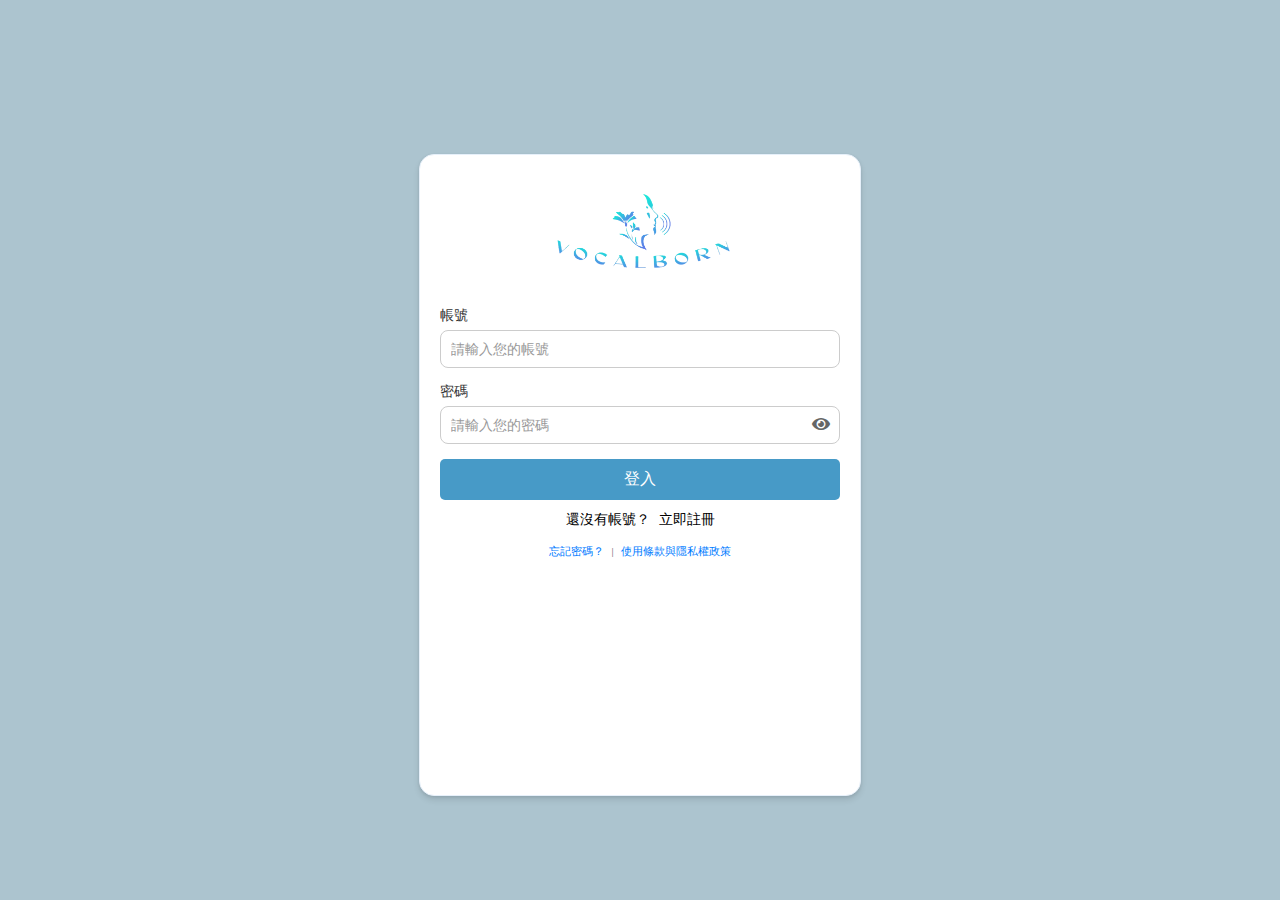
<file: index.html>
<!DOCTYPE html>
<html lang="zh_TW">
    <head>
        <meta charset="UTF-8">
        <meta name="viewport" content="width=device-width, initial-scale=1.0">
        <title>語聲俱來</title>
        <link rel="stylesheet" href="style.css">
        <link rel="stylesheet" href="https://cdnjs.cloudflare.com/ajax/libs/font-awesome/5.15.4/css/all.min.css" integrity="sha512-1ycn6IcaQQ40/MKBW2W4Rhis/DbILU74C1vSrLJxCq57o941Ym01SwNsOMqvEBFlcgUa6xLiPY/NS5R+E6ztJQ==" crossorigin="anonymous" referrerpolicy="no-referrer" />
    </head>
    <body>
        <div class="page">
            <div class="card">
                <img src="images/LOGO.png" alt="語聲俱來" class="logo">
                <div class="form-group">
                    <label for="username">帳號</label>
                    <input type="text" id="username" name="username" placeholder="請輸入您的帳號">
                </div>
                <div class="form-group">
                    <label for="password">密碼</label>
                    <div class="password-wrapper">
                        <input type="password" id="password" name="password" placeholder="請輸入您的密碼">
                        <span class="toggle-password"><i class="fas fa-eye"></i></span>
                    </div>
                </div>
                <button class="button">登入</button>
                <div class="register-container">
                    <span>還沒有帳號？</span> <a href="signup.html" class="register-link">立即註冊</a>
                </div>
                <div class="terms">
                    <a href="#">忘記密碼？</a> | <a href="#">使用條款與隱私權政策</a>
                </div>
                <div style="flex-grow: 1;"></div>
            </div>
        </div>
        <script>
            document.addEventListener("DOMContentLoaded", function() {
                const togglePassword = document.querySelector('.toggle-password i');
                const passwordInput = document.querySelector('#password');

                togglePassword.addEventListener('click', function() {
                    const type = passwordInput.getAttribute('type') === 'password' ? 'text' : 'password';
                    passwordInput.setAttribute('type', type);
                    this.classList.toggle('fa-eye');
                    this.classList.toggle('fa-eye-slash');
                });
            });
        </script>
    </body>
</html>
</file>
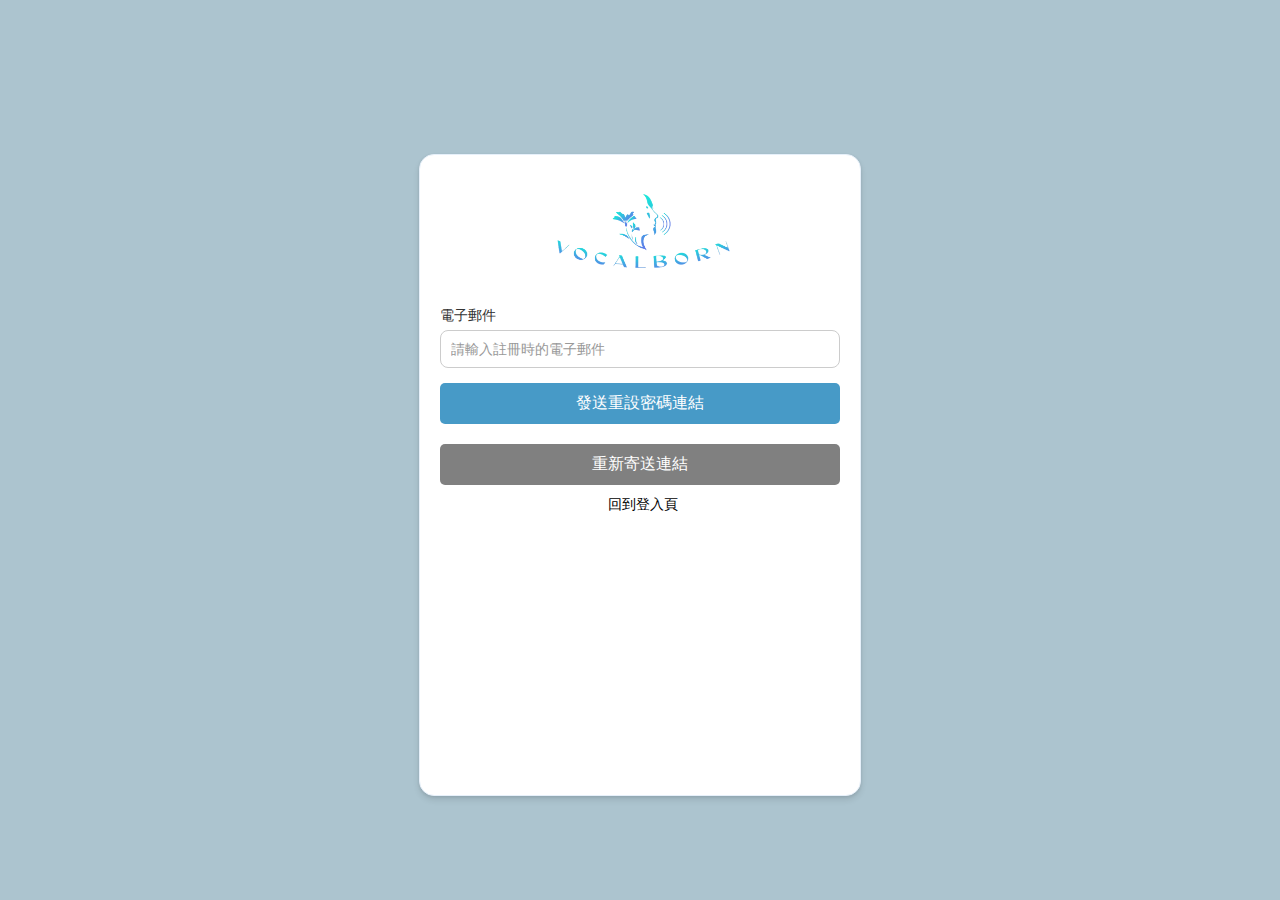
<file: forget.html>
<!DOCTYPE html>
<html lang="zh_TW">
<head>
    <meta charset="UTF-8">
    <meta name="viewport" content="width=device-width, initial-scale=1.0">
    <title>忘記密碼</title>
    <link rel="stylesheet" href="style.css">
    <link rel="stylesheet" href="https://cdnjs.cloudflare.com/ajax/libs/font-awesome/5.15.4/css/all.min.css" integrity="sha512-1ycn6IcaQQ40/MKBW2W4Rhis/DbILU74C1vSrLJxCq57o941Ym01SwNsOMqvEBFlcgUa6xLiPY/NS5R+E6ztJQ==" crossorigin="anonymous" referrerpolicy="no-referrer" />
</head>
<body>
    <div class="page">
        <div class="card">
            <img src="images/LOGO.png" alt="語聲俱來" class="logo">
            <div class="form-group">
                <label for="email">電子郵件</label>
                <input type="email" id="email" name="email" placeholder="請輸入註冊時的電子郵件">
            </div>
            <button class="button" id="send-link-btn">發送重設密碼連結</button>
            <button class="button" id="resend-link-btn" disabled style="margin-top: 10px; background-color: gray;">重新寄送連結</button>
            <div class="register-container">
                <a href="index.html" class="register-link">回到登入頁</a>
            </div>
            <div style="flex-grow: 1;"></div>
        </div>
    </div>

    <script>
        document.addEventListener("DOMContentLoaded", function() {
            const resendBtn = document.getElementById('resend-link-btn');
            const sendLinkBtn = document.getElementById('send-link-btn');
            let countdown = 60;
            let timer;

            function startCountdown() {
                resendBtn.disabled = true;
                resendBtn.style.backgroundColor = 'gray';
                resendBtn.textContent = `重新寄送連結 (${countdown})`;

                timer = setInterval(function() {
                    countdown--;
                    resendBtn.textContent = `重新寄送連結 (${countdown})`;

                    if (countdown <= 0) {
                        clearInterval(timer);
                        resendBtn.disabled = false;
                        resendBtn.textContent = '重新寄送連結';
                        resendBtn.style.backgroundColor = '#479AC7'; // 恢復原本按鈕顏色
                        countdown = 60; // 重設倒數
                    }
                }, 1000);
            }

            sendLinkBtn.addEventListener('click', function() {
                startCountdown();
            });

            resendBtn.addEventListener('click', function() {
                startCountdown();
                // 這裡可以加上真正呼叫寄信API的程式，例如 fetch('寄信API')...
            });
        });
    </script>
</body>
</html>
</file>
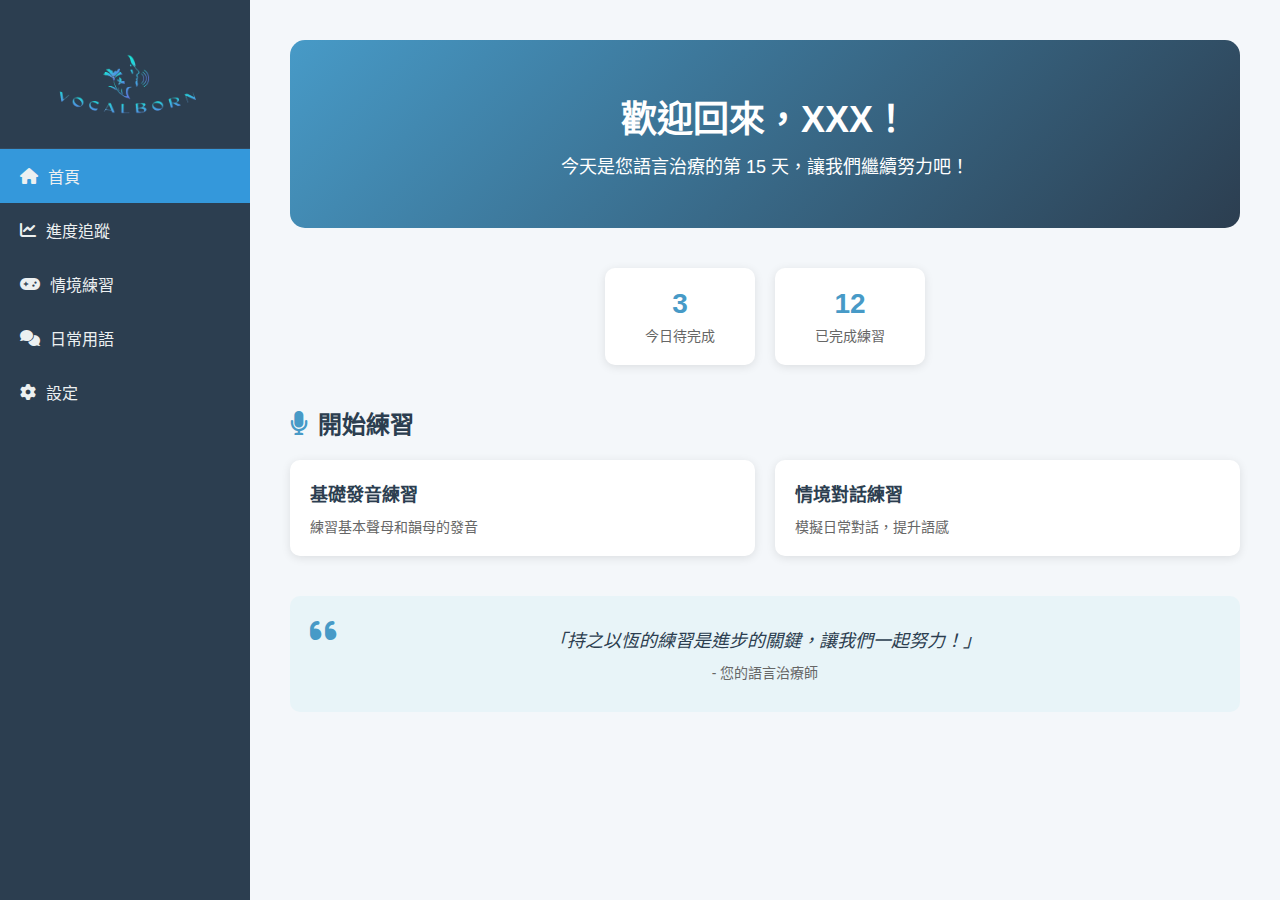
<file: main.html>
<!DOCTYPE html>
<html lang="zh-TW">
<head>
    <meta charset="UTF-8">
    <meta name="viewport" content="width=device-width, initial-scale=1.0">
    <title>語聲聚來</title>
    <link rel="stylesheet" href="https://cdnjs.cloudflare.com/ajax/libs/font-awesome/6.0.0/css/all.min.css">
    <link rel="stylesheet" href="style_main.css">
</head>
<body>
    <section id="main" class="page">
        
        <nav class="sidebar">
            <div class="logo">
                <img src="images/LOGO.png" alt="語聲聚來" style="width: 75%; height: auto; display: block; margin: 0 auto;">
            </div>
            <a href="#" class="nav-link active" data-target="home">
                <i class="fas fa-home"></i> 首頁
            </a>
            <a href="#" class="nav-link" data-target="progress">
                <i class="fas fa-chart-line"></i> 進度追蹤
            </a>
            <a href="#" class="nav-link" data-target="practice">
                <i class="fas fa-gamepad"></i> 情境練習
            </a>
            <a href="#" class="nav-link" data-target="daily-terms">
                <i class="fas fa-comments"></i> 日常用語
            </a>
            <a href="#" class="nav-link" data-target="settings">
                <i class="fas fa-cog"></i> 設定
            </a>
        </nav>

        <div id="home-content" class="main-content-page active">
            <section class="hero-section">
                <div class="hero-content">
                    <h1>歡迎回來，XXX！</h1>
                    <p>今天是您語言治療的第 15 天，讓我們繼續努力吧！</p>
                </div>
            </section>

            <div class="quick-stats">
                <div class="stat-card">
                    <div class="stat-number">3</div>
                    <div class="stat-label">今日待完成</div>
                </div>
                <div class="stat-card">
                    <div class="stat-number">12</div>
                    <div class="stat-label">已完成練習</div>
                </div>
            </div>

            <section class="practice-section">
                <div class="card-header">
                    <i class="fas fa-microphone"></i>
                    <h3>開始練習</h3>
                </div>
                <div class="practice-grid">
                    <div class="practice-card">
                        <div class="practice-title">基礎發音練習</div>
                        <div class="practice-description">練習基本聲母和韻母的發音</div>
                    </div>
                    <div class="practice-card">
                        <div class="practice-title">情境對話練習</div>
                        <div class="practice-description">模擬日常對話，提升語感</div>
                    </div>
                </div>
            </section>
            <section class="motivation-quote">
                <i class="fas fa-quote-left quote-icon"></i>
                <div class="quote-text">
                    「持之以恆的練習是進步的關鍵，讓我們一起努力！」
                </div>
                <div class="quote-author">- 您的語言治療師</div>
            </section>
        </div>
    </section>
    <script>
        document.querySelectorAll('.nav-link').forEach(link => {
            link.addEventListener('click', function(e) {
                e.preventDefault();
                document.querySelectorAll('.nav-link').forEach(l => l.classList.remove('active'));
                this.classList.add('active');
            });
        });
    </script>
</body>
</html>
</file>
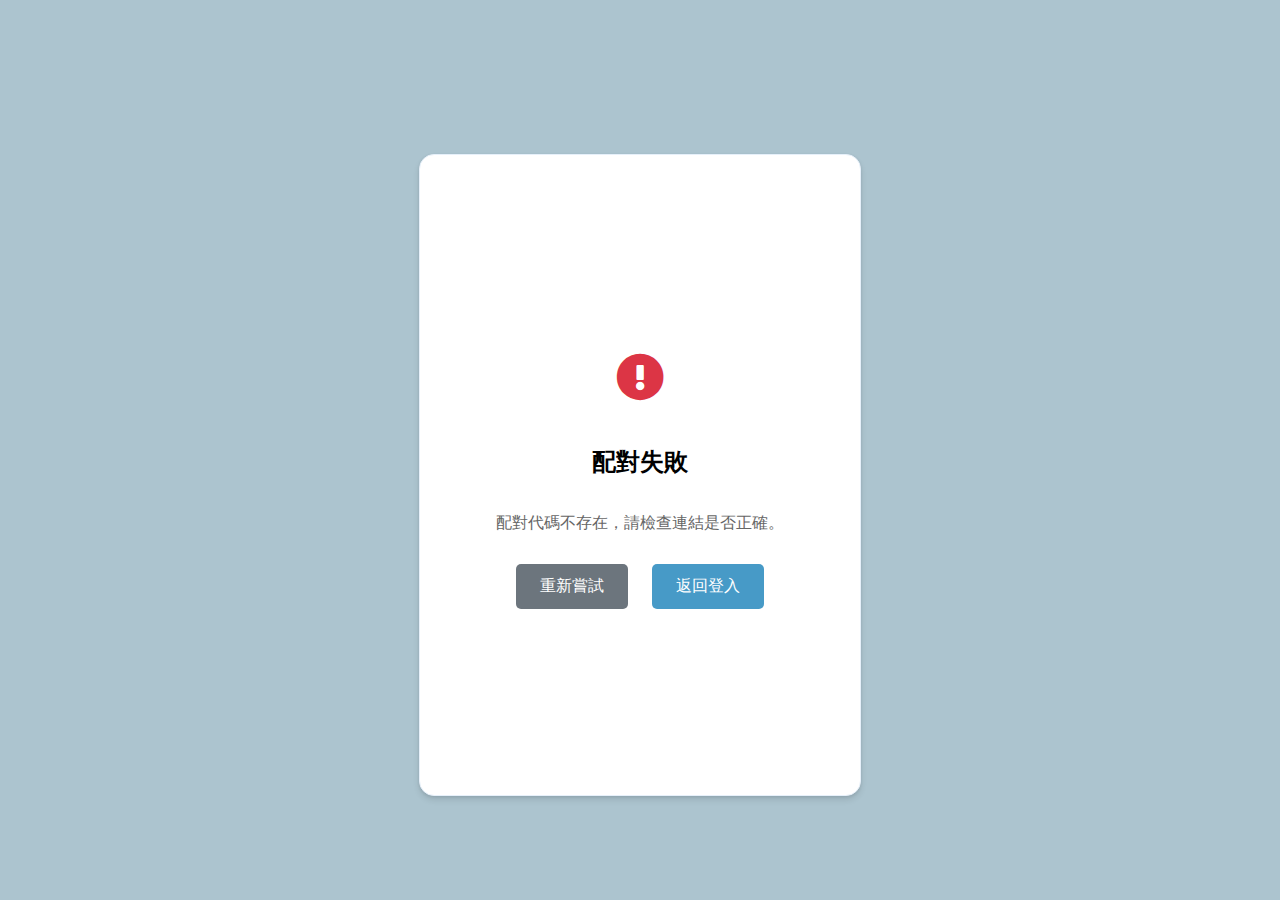
<file: pair_therapist.html>
<!DOCTYPE html>
<html lang="zh_TW">
<head>
  <meta charset="UTF-8">
  <meta name="viewport" content="width=device-width, initial-scale=1.0">
  <title>配對治療師</title>
  <link rel="stylesheet" href="style.css">
  <link rel="stylesheet" href="https://cdnjs.cloudflare.com/ajax/libs/font-awesome/5.15.4/css/all.min.css" integrity="sha512-1ycn6IcaQQ40/MKBW2W4Rhis/DbILU74C1vSrLJxCq57o941Ym01SwNsOMqvEBFlcgUa6xLiPY/NS5R+E6ztJQ==" crossorigin="anonymous" referrerpolicy="no-referrer" />
  <style>
    .card p {
      font-size: 16px;
      margin-bottom: 20px;
    }
    
    .card-inner {
      display: flex;
      flex-direction: column;
      height: 100%;
    }
    
    .logo-container {
      display: flex;
      text-align: center;
      height: 100%;
      width: 100%;
    }
    
    .main-content {
      flex: 1;
      display: flex;
      flex-direction: column;
      justify-content: center;
      align-self: start;
    }
    
    .content-wrapper {
      margin-top: 20px;
      text-align: center;
      flex: 1;
      display: flex;
      flex-direction: column;
      justify-content: center;
    }
    
    .loading-spinner {
      display: inline-block;
      width: 20px;
      height: 20px;
      border: 3px solid #f3f3f3;
      border-top: 3px solid #479AC7;
      border-radius: 50%;
      animation: spin 1s linear infinite;
      margin-right: 10px;
    }
    
    @keyframes spin {
      0% { transform: rotate(0deg); }
      100% { transform: rotate(360deg); }
    }
    
    .status-icon {
      font-size: 48px;
      margin-bottom: 20px;
    }
    
    .status-icon.success {
      color: #28a745;
    }
    
    .status-icon.error {
      color: #dc3545;
    }
    
    .therapist-info {
      background-color: #f8f9fa;
      padding: 20px;
      border-radius: 8px;
      margin: 20px 0;
      text-align: left;
    }
    
    .therapist-info h3 {
      color: #479AC7;
      margin-bottom: 10px;
    }
    
    .therapist-info p {
      margin: 5px 0;
      font-size: 14px;
    }
    
    .action-button {
      background-color: #479AC7;
      color: white;
      border: none;
      padding: 12px 24px;
      border-radius: 5px;
      cursor: pointer;
      font-size: 16px;
      margin: 10px;
      text-decoration: none;
      display: inline-block;
    }
    
    .action-button:hover {
      background-color: #3a7ba0;
    }
    
    .action-button.secondary {
      background-color: #6c757d;
    }
    
    .action-button.secondary:hover {
      background-color: #545b62;
    }
    
    .error-message {
      color: #dc3545;
      font-size: 14px;
      margin-top: 10px;
    }
    
    .hidden {
      display: none;
    }
  </style>
</head>
<body>
  <div class="page">
    <div class="card">
      <!-- Card 內容容器 -->
      <div class="card-inner">

        <!-- 主要內容區域 -->
        <div class="main-content">
        <!-- 載入狀態 -->
        <div id="loadingState" class="content-wrapper">
          <div class="loading-spinner"></div>
          <h2>正在進行配對...</h2>
          <p>請稍候，我們正在為您配對治療師。</p>
        </div>

        <!-- 成功狀態 -->
        <div id="successState" class="content-wrapper hidden">
          <div class="status-icon success">
            <i class="fas fa-check-circle"></i>
          </div>
          <h2>配對成功！</h2>
          <p>您已成功與治療師建立配對關係。</p>
          
          <div id="therapistInfo" class="therapist-info">
            <!-- 治療師資訊將動態插入此處 -->
          </div>
          
          <div class="form-actions">
            <a href="#" class="action-button" onclick="goToHome()">開始使用</a>
          </div>
        </div>

        <!-- 失敗狀態 -->
        <div id="errorState" class="content-wrapper hidden">
          <div class="status-icon error">
            <i class="fas fa-exclamation-circle"></i>
          </div>
          <h2>配對失敗</h2>
          <p id="errorMessage">很抱歉，配對過程中發生錯誤。</p>
          
          <div class="form-actions">
            <button class="action-button secondary" onclick="retryPairing()">重新嘗試</button>
            <a href="#" class="action-button" onclick="goToLogin()">返回登入</a>
          </div>
        </div>
      </div>
      </div>
    </div>
  </div>

  <script>
    document.addEventListener('DOMContentLoaded', async function() {
      const urlParams = new URLSearchParams(window.location.search);
      const tokenCode = urlParams.get('token_code');
      
      console.log("Token Code:", tokenCode);

      if (!tokenCode) {
        showError("配對代碼不存在，請檢查連結是否正確。");
        return;
      }

      try {
        // 從 localStorage 獲取 JWT token
        const jwtToken = localStorage.getItem('token');
        if (!jwtToken) {
          showError("請先登入才能進行配對。");
          return;
        }

        // 呼叫配對 API
        const response = await fetch(`https://vocalborn.r0930514.work/api/pairing/join/${tokenCode}`, {
          method: "POST",
          headers: {
            'Authorization': `Bearer ${jwtToken}`
          }
        });

        const result = await response.json();
        console.log("API 回傳內容：", result);

        if (response.ok) {
          showSuccess(result);
        } else {
          handleErrorResponse(response.status, result);
        }
      } catch (error) {
        console.log("配對時發生錯誤：", error);
        showError("網路連線錯誤，請檢查您的網路連線並重試。");
      }
    });

    function showSuccess(data) {
      document.getElementById('loadingState').classList.add('hidden');
      document.getElementById('errorState').classList.add('hidden');
      document.getElementById('successState').classList.remove('hidden');

      // 顯示治療師資訊
      const therapistInfo = document.getElementById('therapistInfo');
      const pairedDate = new Date(data.paired_at).toLocaleString('zh-TW');
      
      therapistInfo.innerHTML = `
        <h3>您的治療師</h3>
        <p><strong>姓名：</strong>${data.therapist_name}</p>
        <p><strong>配對時間：</strong>${pairedDate}</p>
        <p><strong>治療師 ID：</strong>${data.therapist_id}</p>
      `;
    }

    function showError(message) {
      document.getElementById('loadingState').classList.add('hidden');
      document.getElementById('successState').classList.add('hidden');
      document.getElementById('errorState').classList.remove('hidden');
      document.getElementById('errorMessage').textContent = message;
    }

    function handleErrorResponse(status, data) {
      let errorMessage = "配對失敗，請稍後再試。";
      
      switch (status) {
        case 400:
          if (data && data.detail) {
            errorMessage = data.detail;
          } else {
            errorMessage = "配對代碼無效、已過期或已使用完畢。請聯絡您的治療師獲取新的配對代碼。";
          }
          break;
        case 401:
          errorMessage = "請先登入才能進行配對。";
          break;
        case 403:
          errorMessage = "您沒有權限使用此配對代碼。請確認您是以客戶身份登入。";
          break;
        default:
          if (data && data.message) {
            errorMessage = data.message;
          }
      }
      
      showError(errorMessage);
    }

    function retryPairing() {
      location.reload();
    }

    function goToHome() {
      // 可以重導向到主頁或儀表板
      window.location.href = "main.html";
    }

    function goToLogin() {
      // 重導向到登入頁面
      window.location.href = "index.html";
    }

    function contactSupport() {
      // 可以重導向到客服頁面或開啟客服對話
      alert("請聯絡客服：support@vocalborn.com 或撥打客服專線。");
    }
  </script>
</body>
</html>
</file>
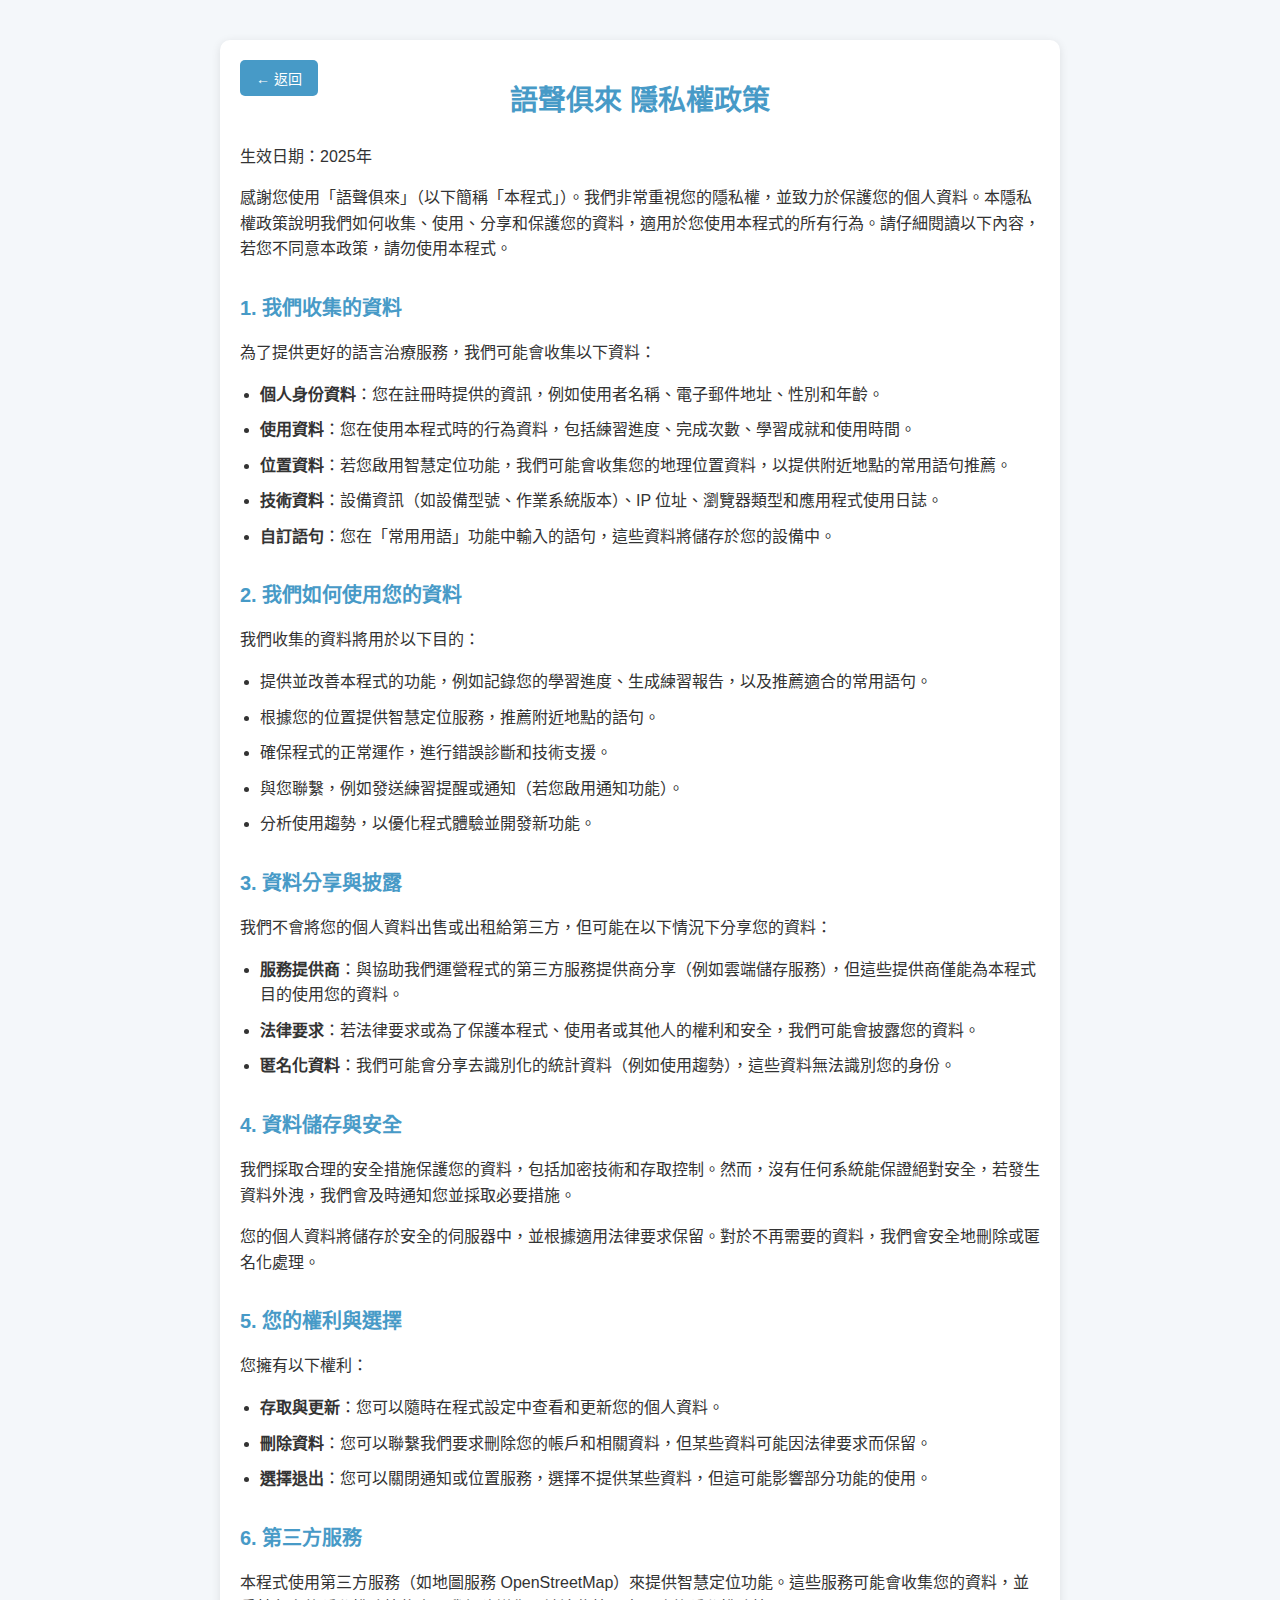
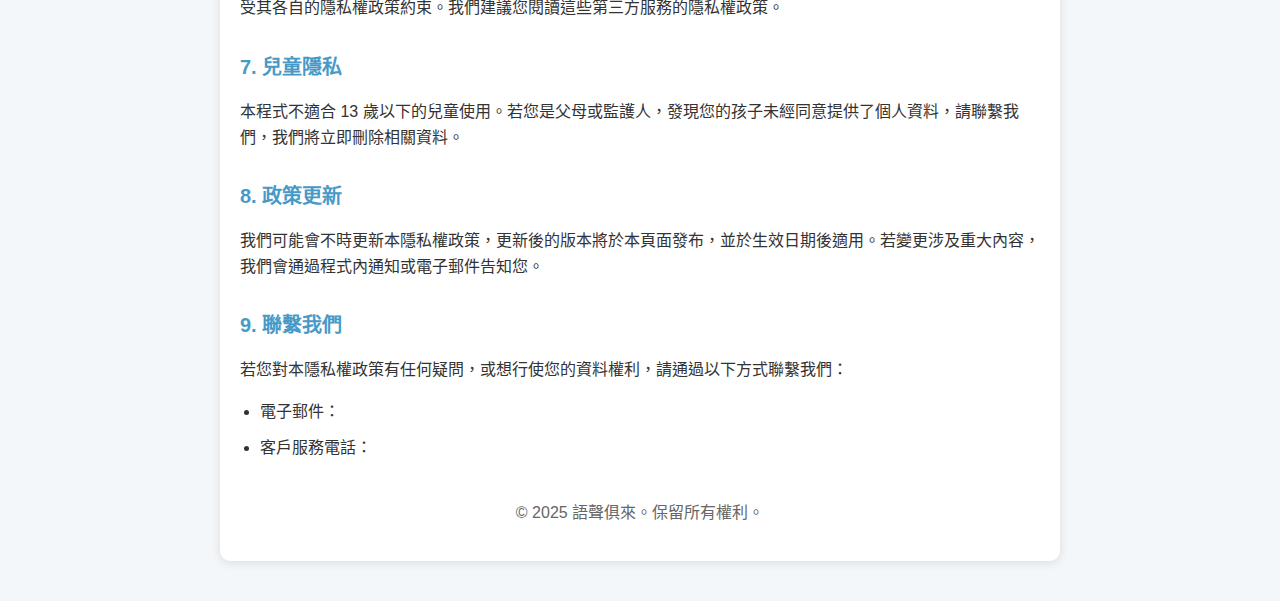
<file: private.html>
<!DOCTYPE html>
<html lang="zh-TW">
<head>
    <meta charset="UTF-8">
    <meta name="viewport" content="width=device-width, initial-scale=1.0">
    <title>語聲俱來 - 隱私權政策</title>
    <style>
        body {
            font-family: 'Noto Sans TC', Arial, sans-serif;
            line-height: 1.6;
            margin: 0;
            padding: 0;
            background-color: #f4f7fa;
            color: #333;
        }
        .container {
            max-width: 800px;
            margin: 40px auto;
            padding: 20px;
            background: #fff;
            border-radius: 10px;
            box-shadow: 0 2px 10px rgba(0, 0, 0, 0.1);
            position: relative;
        }
        h1, h2 {
            color: #479ac7;
        }
        h1 {
            font-size: 28px;
            text-align: center;
            margin-bottom: 20px;
        }
        h2 {
            font-size: 20px;
            margin-top: 30px;
            margin-bottom: 10px;
        }
        p {
            margin-bottom: 15px;
            font-size: 16px;
        }
        ul {
            margin-bottom: 15px;
            padding-left: 20px;
        }
        li {
            margin-bottom: 10px;
            font-size: 16px;
        }
        a {
            color: #479ac7;
            text-decoration: none;
        }
        a:hover {
            text-decoration: underline;
        }
        .footer {
            text-align: center;
            margin-top: 40px;
            font-size: 14px;
            color: #666;
        }
        .back-button {
            position: absolute;
            top: 20px;
            left: 20px;
            background-color: #479ac7;
            color: #fff;
            border: none;
            padding: 8px 16px;
            border-radius: 5px;
            cursor: pointer;
            font-size: 14px;
            transition: background-color 0.3s ease;
        }
        .back-button:hover {
            background-color: #3a7ca5;
        }
    </style>
</head>
<body>
    <div class="container">
        <button class="back-button" onclick="history.back()">← 返回</button>
        <h1>語聲俱來 隱私權政策</h1>
        <p>生效日期：2025年</p>
        <p>感謝您使用「語聲俱來」（以下簡稱「本程式」）。我們非常重視您的隱私權，並致力於保護您的個人資料。本隱私權政策說明我們如何收集、使用、分享和保護您的資料，適用於您使用本程式的所有行為。請仔細閱讀以下內容，若您不同意本政策，請勿使用本程式。</p>

        <h2>1. 我們收集的資料</h2>
        <p>為了提供更好的語言治療服務，我們可能會收集以下資料：</p>
        <ul>
            <li><strong>個人身份資料</strong>：您在註冊時提供的資訊，例如使用者名稱、電子郵件地址、性別和年齡。</li>
            <li><strong>使用資料</strong>：您在使用本程式時的行為資料，包括練習進度、完成次數、學習成就和使用時間。</li>
            <li><strong>位置資料</strong>：若您啟用智慧定位功能，我們可能會收集您的地理位置資料，以提供附近地點的常用語句推薦。</li>
            <li><strong>技術資料</strong>：設備資訊（如設備型號、作業系統版本）、IP 位址、瀏覽器類型和應用程式使用日誌。</li>
            <li><strong>自訂語句</strong>：您在「常用用語」功能中輸入的語句，這些資料將儲存於您的設備中。</li>
        </ul>

        <h2>2. 我們如何使用您的資料</h2>
        <p>我們收集的資料將用於以下目的：</p>
        <ul>
            <li>提供並改善本程式的功能，例如記錄您的學習進度、生成練習報告，以及推薦適合的常用語句。</li>
            <li>根據您的位置提供智慧定位服務，推薦附近地點的語句。</li>
            <li>確保程式的正常運作，進行錯誤診斷和技術支援。</li>
            <li>與您聯繫，例如發送練習提醒或通知（若您啟用通知功能）。</li>
            <li>分析使用趨勢，以優化程式體驗並開發新功能。</li>
        </ul>

        <h2>3. 資料分享與披露</h2>
        <p>我們不會將您的個人資料出售或出租給第三方，但可能在以下情況下分享您的資料：</p>
        <ul>
            <li><strong>服務提供商</strong>：與協助我們運營程式的第三方服務提供商分享（例如雲端儲存服務），但這些提供商僅能為本程式目的使用您的資料。</li>
            <li><strong>法律要求</strong>：若法律要求或為了保護本程式、使用者或其他人的權利和安全，我們可能會披露您的資料。</li>
            <li><strong>匿名化資料</strong>：我們可能會分享去識別化的統計資料（例如使用趨勢），這些資料無法識別您的身份。</li>
        </ul>

        <h2>4. 資料儲存與安全</h2>
        <p>我們採取合理的安全措施保護您的資料，包括加密技術和存取控制。然而，沒有任何系統能保證絕對安全，若發生資料外洩，我們會及時通知您並採取必要措施。</p>
        <p>您的個人資料將儲存於安全的伺服器中，並根據適用法律要求保留。對於不再需要的資料，我們會安全地刪除或匿名化處理。</p>

        <h2>5. 您的權利與選擇</h2>
        <p>您擁有以下權利：</p>
        <ul>
            <li><strong>存取與更新</strong>：您可以隨時在程式設定中查看和更新您的個人資料。</li>
            <li><strong>刪除資料</strong>：您可以聯繫我們要求刪除您的帳戶和相關資料，但某些資料可能因法律要求而保留。</li>
            <li><strong>選擇退出</strong>：您可以關閉通知或位置服務，選擇不提供某些資料，但這可能影響部分功能的使用。</li>
        </ul>

        <h2>6. 第三方服務</h2>
        <p>本程式使用第三方服務（如地圖服務 OpenStreetMap）來提供智慧定位功能。這些服務可能會收集您的資料，並受其各自的隱私權政策約束。我們建議您閱讀這些第三方服務的隱私權政策。</p>

        <h2>7. 兒童隱私</h2>
        <p>本程式不適合 13 歲以下的兒童使用。若您是父母或監護人，發現您的孩子未經同意提供了個人資料，請聯繫我們，我們將立即刪除相關資料。</p>

        <h2>8. 政策更新</h2>
        <p>我們可能會不時更新本隱私權政策，更新後的版本將於本頁面發布，並於生效日期後適用。若變更涉及重大內容，我們會通過程式內通知或電子郵件告知您。</p>

        <h2>9. 聯繫我們</h2>
        <p>若您對本隱私權政策有任何疑問，或想行使您的資料權利，請通過以下方式聯繫我們：</p>
        <ul>
            <li>電子郵件：</a></li>
            <li>客戶服務電話：</li>
        </ul>

        <div class="footer">
            <p>© 2025 語聲俱來。保留所有權利。</p>
        </div>
    </div>
</body>
</html>
</file>
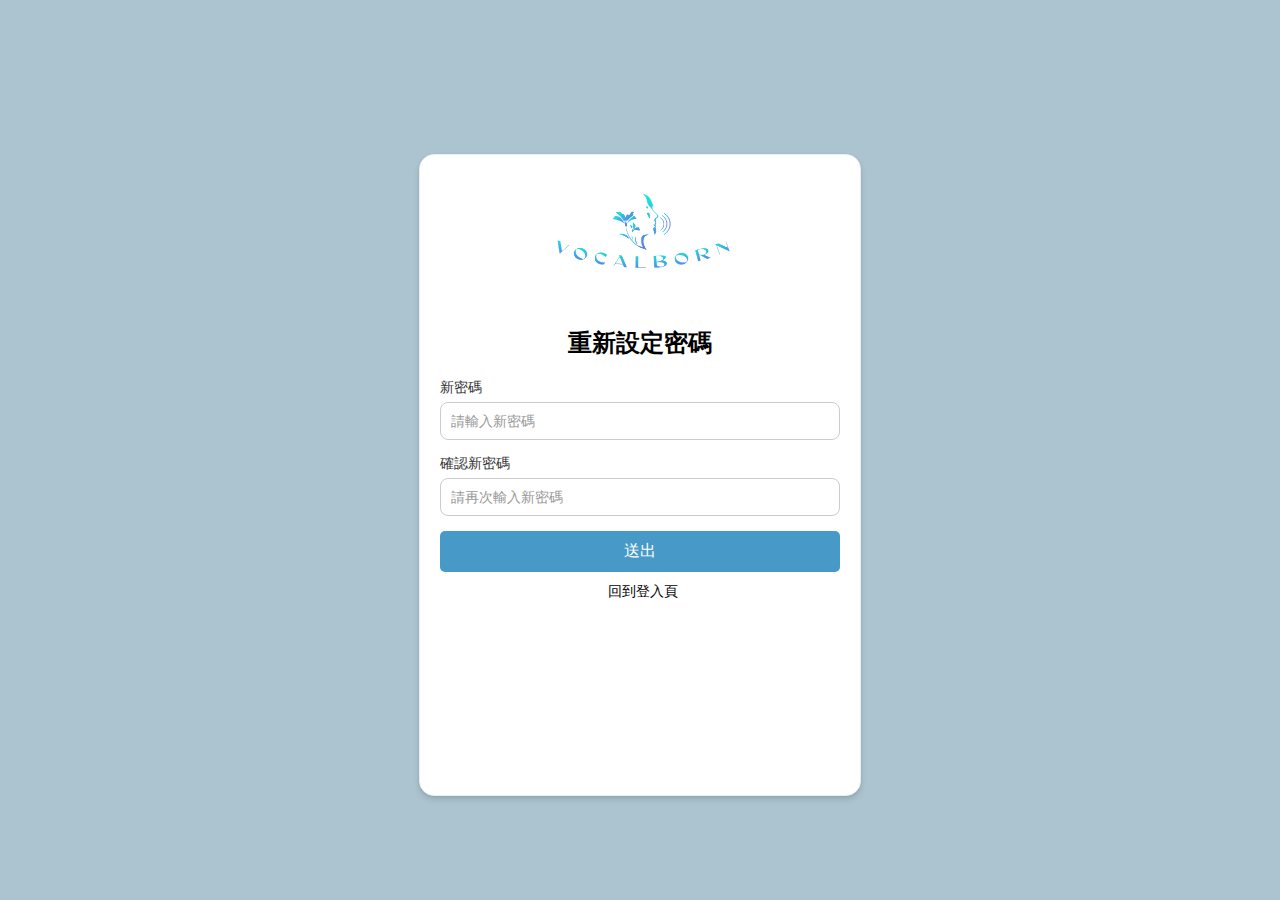
<file: reset_password.html>
<!DOCTYPE html>
<html lang="zh_TW">
<head>
    <meta charset="UTF-8">
    <meta name="viewport" content="width=device-width, initial-scale=1.0">
    <title>重新設定密碼</title>
    <link rel="stylesheet" href="style.css">
    <link rel="stylesheet" href="https://cdnjs.cloudflare.com/ajax/libs/font-awesome/5.15.4/css/all.min.css" integrity="sha512-1ycn6IcaQQ40/MKBW2W4Rhis/DbILU74C1vSrLJxCq57o941Ym01SwNsOMqvEBFlcgUa6xLiPY/NS5R+E6ztJQ==" crossorigin="anonymous" referrerpolicy="no-referrer" />
</head>
<body>
    <div class="page">
        <div class="card">
            <img src="images/LOGO.png" alt="語聲俱來" class="logo">
            <h2>重新設定密碼</h2>
            <div class="form-group">
                <label for="new-password">新密碼</label>
                <input type="password" id="new-password" name="new-password" placeholder="請輸入新密碼">
            </div>
            <div class="form-group">
                <label for="confirm-password">確認新密碼</label>
                <input type="password" id="confirm-password" name="confirm-password" placeholder="請再次輸入新密碼">
            </div>
            <button class="button" id="reset-password-btn">送出</button>
            <div class="register-container">
                <a href="index.html" class="register-link">回到登入頁</a>
            </div>
            <div style="flex-grow: 1;"></div>
        </div>
    </div>

    <script>
        document.addEventListener("DOMContentLoaded", function() {
            const resetBtn = document.getElementById('reset-password-btn');
            const newPassword = document.getElementById('new-password');
            const confirmPassword = document.getElementById('confirm-password');

            resetBtn.addEventListener('click', function() {
                if (newPassword.value === "" || confirmPassword.value === "") {
                    alert("請填寫所有欄位！");
                    return;
                }

                if (newPassword.value !== confirmPassword.value) {
                    alert("兩次輸入的密碼不一致！");
                    return;
                }

                // 這裡可以加上實際發送更新密碼的API呼叫，例如 fetch('更新密碼API')...
                alert("密碼已成功重設！");
                window.location.href = "index.html"; // 成功後跳回登入頁
            });
        });
    </script>
</body>
</html>
</file>
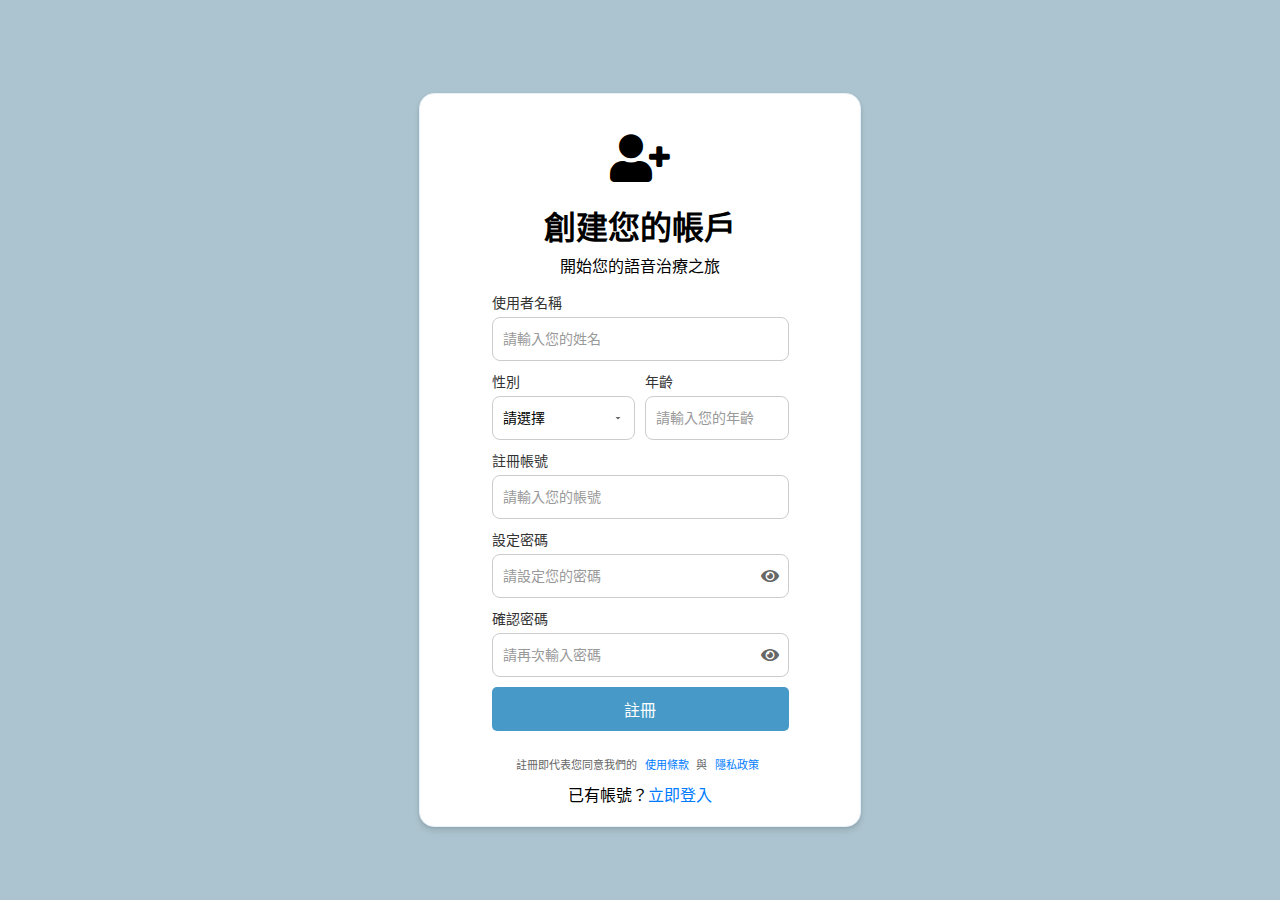
<file: signup.html>
<!DOCTYPE html>
<html lang="zh-TW">
<head>
    <meta charset="UTF-8">
    <meta name="viewport" content="width=device-width, initial-scale=1.0">
    <title>語聲俱來</title>
    <link rel="stylesheet" href="https://cdnjs.cloudflare.com/ajax/libs/font-awesome/5.15.4/css/all.min.css" integrity="sha512-1ycn6IcaQQ40/MKBW2W4Rhis/DbILU74C1vSrLJxCq57o941Ym01SwNsOMqvEBFlcgUa6xLiPY/NS5R+E6ztJQ==" crossorigin="anonymous" referrerpolicy="no-referrer" />
    <link rel="stylesheet" href="style_signup.css">
</head>
<body>
    <div class="page">
        <div class="card">
            <div class="auth-logo">
                <i class="fas fa-user-plus"></i>
                <h1>創建您的帳戶</h1>
                <p>開始您的語音治療之旅</p>
            </div>
            <form class="auth-form" id="registerForm">
                <div class="form-group">
                    <label for="registerName">使用者名稱</label>
                    <input type="text" id="registerName" required placeholder="請輸入您的姓名">
                    <div class="error-message" id="registerNameError"></div>
                </div>
                <div class="form-group row">
                    <div class="gender-group">
                        <label>性別</label>
                        <select name="gender">
                            <option value="">請選擇</option>
                            <option value="male">男</option>
                            <option value="female">女</option>
                            <option value="other">其他</option>
                        </select>
                    </div>
                    <div class="age-group">
                        <label>年齡</label>
                        <input type="text" placeholder="請輸入您的年齡">
                    </div>
                </div>
                <div class="form-group">
                    <label>註冊帳號</label>
                    <input type="text" placeholder="請輸入您的帳號">
                </div>
                <div class="form-group">
                    <label>設定密碼</label>
                    <div class="password-wrapper">
                        <input type="password" placeholder="請設定您的密碼">
                        <i class="fas fa-eye password-toggle"></i>
                    </div>
                </div>
                <div class="form-group">
                    <label>確認密碼</label>
                    <div class="password-wrapper">
                        <input type="password" placeholder="請再次輸入密碼">
                        <i class="fas fa-eye password-toggle"></i>
                    </div>
                </div>
                <button type="submit" class="auth-button">註冊</button>
                <div class="terms">
                    註冊即代表您同意我們的 <a href="#">使用條款</a> 與 <a href="#">隱私政策</a>
                </div>
            </form>
            <div class="auth-switch">
                已有帳號？<a href="index.html" id="showLogin">立即登入</a>
            </div>
        </div>
    </div>
    <script>
        document.addEventListener("DOMContentLoaded", function() {
            const toggleIcons = document.querySelectorAll('.password-toggle');

            toggleIcons.forEach(toggle => {
                toggle.addEventListener('click', function() {
                    const passwordInput = this.previousElementSibling;
                    const type = passwordInput.getAttribute('type') === 'password' ? 'text' : 'password';
                    passwordInput.setAttribute('type', type);
                    this.classList.toggle('fa-eye');
                    this.classList.toggle('fa-eye-slash');
                });
            });
        });
    </script>
</body>
</html>
</file>
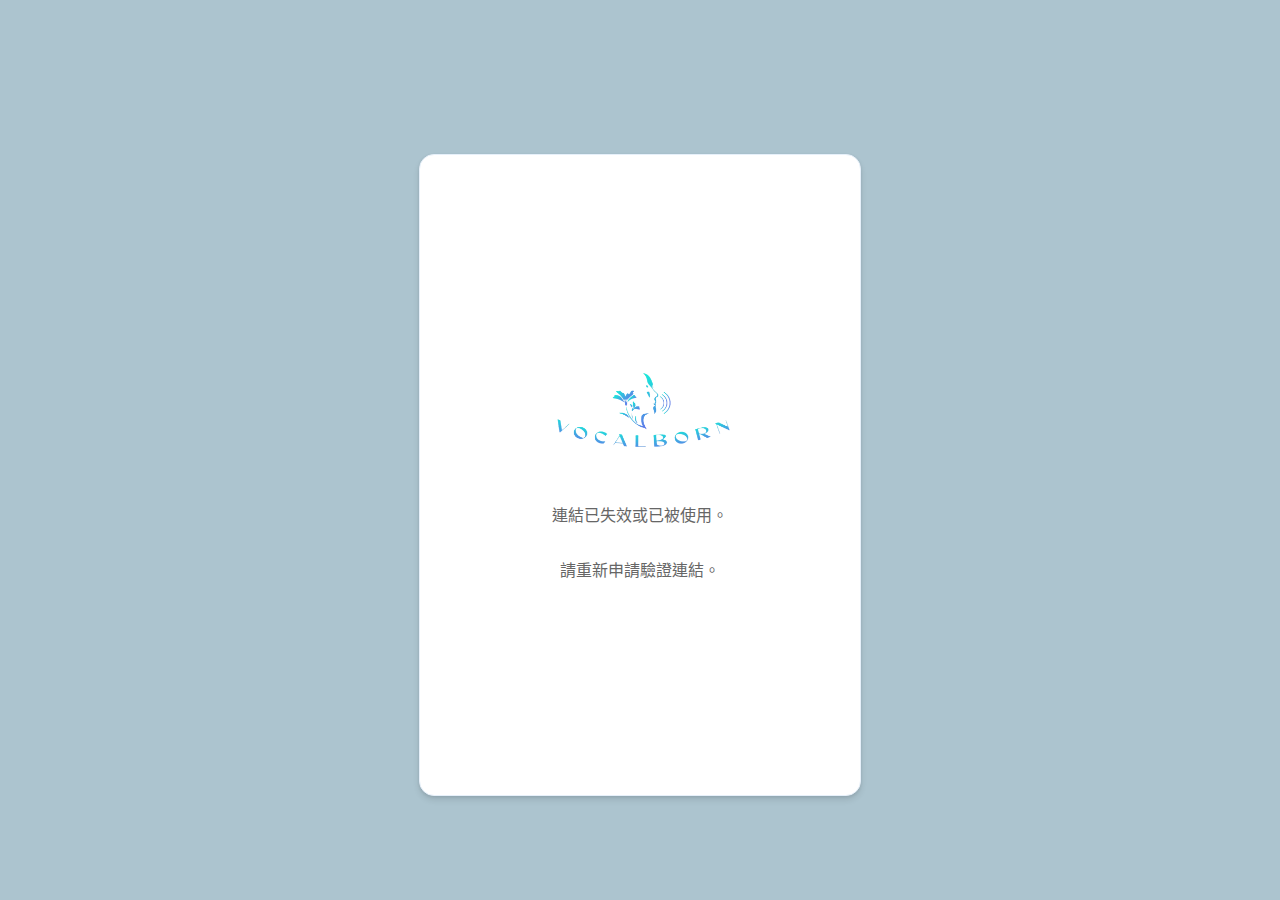
<file: verify-fail.html>
<!DOCTYPE html>
<html lang="zh-TW">
<head>
    <meta charset="UTF-8">
    <meta name="viewport" content="width=device-width, initial-scale=1.0">
    <title>驗證失敗</title>
    <link rel="stylesheet" href="style.css">
    <style>
        .card p {
        font-size: 16px;
        }
        .button1{
          margin-top: 20px;
          background-color: #479AC7;
          color: white;
          border: none;
          padding: 10px 20px;
          border-radius: 5px;
          cursor: pointer;
          font-size: 14px;
        }
    </style>
</head>
<body>
    <div class="page">
        <div class="card">
            <img src="images/LOGO.png" alt="語聲俱來" class="logo">
            <p>連結已失效或已被使用。</p>
            <p>請重新申請驗證連結。</p>
        </div>
    </div>
</body>
</html>
</file>
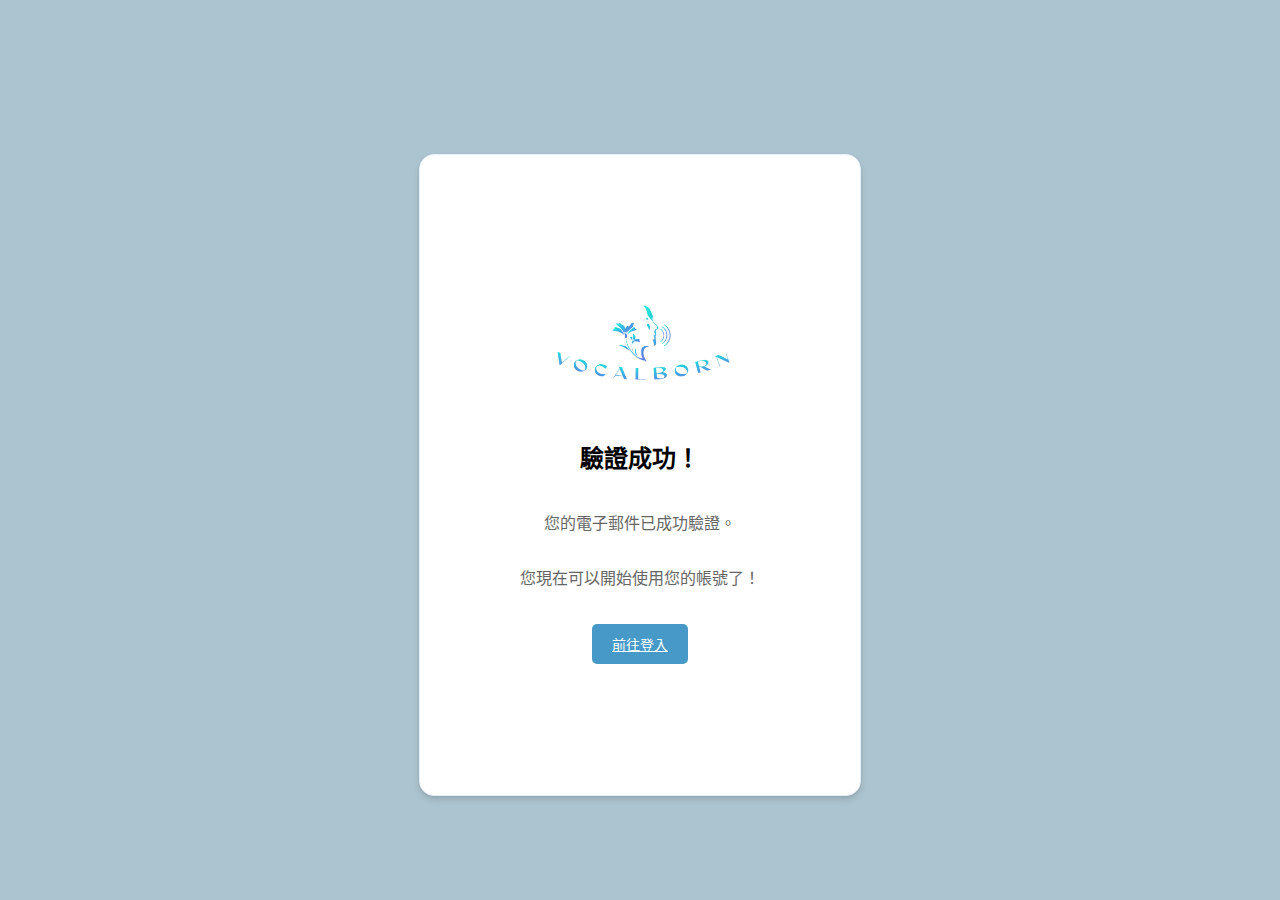
<file: verify-success.html>
<!DOCTYPE html>
<html lang="zh-TW">
<head>
    <meta charset="UTF-8">
    <meta name="viewport" content="width=device-width, initial-scale=1.0">
    <title>驗證成功</title>
    <link rel="stylesheet" href="style.css">
    <link rel="stylesheet" href="https://cdnjs.cloudflare.com/ajax/libs/font-awesome/5.15.4/css/all.min.css" integrity="sha512-1ycn6IcaQQ40/MKBW2W4Rhis/DbILU74C1vSrLJxCq57o941Ym01SwNsOMqvEBFlcgUa6xLiPY/NS5R+E6ztJQ==" crossorigin="anonymous" referrerpolicy="no-referrer" />
    <style>
        .card p {
        font-size: 16px;
        }
        .button1{
          margin-top: 20px;
          background-color: #479AC7;
          color: white;
          border: none;
          padding: 10px 20px;
          border-radius: 5px;
          cursor: pointer;
          font-size: 14px;
        }
    </style>
</head>
<body>
    <div class="page">
        <div class="card">
            <img src="images/LOGO.png" alt="語聲俱來" class="logo">
            <h2>驗證成功！</h2>
            <p>您的電子郵件已成功驗證。</p>
            <p>您現在可以開始使用您的帳號了！</p>
            <a href="index.html" class="button1">前往登入</a>
        </div>
    </div>
</body>
</html>
</file>
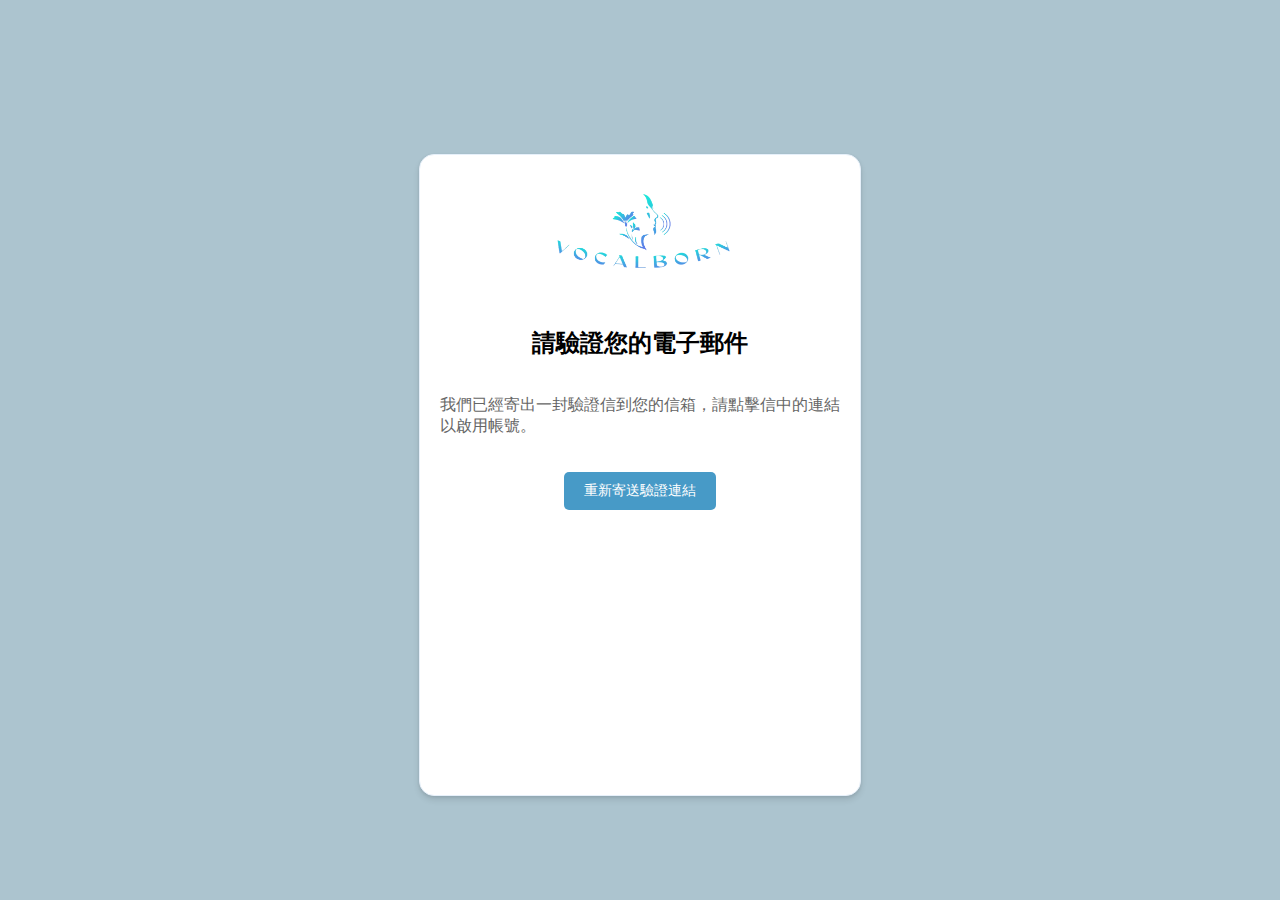
<file: verify_email.html>
<!DOCTYPE html>
<html lang="zh_TW">
<head>
  <meta charset="UTF-8">
  <meta name="viewport" content="width=device-width, initial-scale=1.0">
  <title>驗證信箱</title>
  <link rel="stylesheet" href="style.css">
  <link rel="stylesheet" href="https://cdnjs.cloudflare.com/ajax/libs/font-awesome/5.15.4/css/all.min.css" integrity="sha512-1ycn6IcaQQ40/MKBW2W4Rhis/DbILU74C1vSrLJxCq57o941Ym01SwNsOMqvEBFlcgUa6xLiPY/NS5R+E6ztJQ==" crossorigin="anonymous" referrerpolicy="no-referrer" />
  <style>
    .card p {
    font-size: 16px;
    }
    .resend-button {
      margin-top: 20px;
      background-color: #479AC7;
      color: white;
      border: none;
      padding: 10px 20px;
      border-radius: 5px;
      cursor: pointer;
      font-size: 14px;
    }
    .resend-button:disabled {
      background-color: gray;
      cursor: not-allowed;
    }
  </style>
</head>
<body>
  <div class="page">
    <div class="card">
      <img src="images/LOGO.png" alt="語聲俱來" class="logo">
      <h2>請驗證您的電子郵件</h2>
      <p>我們已經寄出一封驗證信到您的信箱，請點擊信中的連結以啟用帳號。</p>
      <button id="resendButton" class="resend-button">重新寄送驗證連結</button>
      <div style="flex-grow: 1;"></div>
    </div>
  </div>

  <script>
    document.addEventListener('DOMContentLoaded', function() {
      const resendButton = document.getElementById('resendButton');

      resendButton.addEventListener('click', function() {
        resendButton.disabled = true;
        let countdown = 60;
        resendButton.textContent = `重新寄送驗證連結 (${countdown})`;

        const timer = setInterval(function() {
          countdown--;
          resendButton.textContent = `重新寄送驗證連結 (${countdown})`;

          if (countdown <= 0) {
            clearInterval(timer);
            resendButton.disabled = false;
            resendButton.textContent = '重新寄送驗證連結';
          }
        }, 1000);

        // 這裡可以加上實際的重新寄送API呼叫
        // fetch('重寄API', { method: 'POST' })...
      });
    });
  </script>
</body>
</html>
</file>
<file: style.css>
html, body {
    height: 100%;
    margin: 0;
    padding: 0;
}

body {
    display: flex;
    min-height: 100vh;
    margin: 0;
    justify-content: center;
    align-items: center;
    background-color: #acc4cf;
}

.page {
    width: 100%;
    min-height: 100%;
    display: flex;
    justify-content: center;
    align-items: center;
}

.card {
    margin-top: 50px;
    width: 100%;
    max-width: 400px;
    display: flex;
    flex-direction: column;
    justify-content: center;
    align-items: center;
    background: #fff;
    border-radius: 15px;
    border: 1px solid #e6f0fa;
    box-shadow: 0 4px 6px rgba(0, 0, 0, 0.1), 0 1px 3px rgba(0, 0, 0, 0.08);
    padding: 20px;
    transition: all 0.3s cubic-bezier(0.25, 0.8, 0.25, 1);
    min-height: 600px;
    max-height: 800px;
}

.card:hover {
    box-shadow: 0 8px 16px rgba(0, 0, 0, 0.15), 0 3px 6px rgba(0, 0, 0, 0.1);
    transform: translateY(-3px);
}

.logo {
    width: 50%;
    height: auto;
    display: block;
    margin: 0 auto 20px;
}

.card p {
    font-size: 13px;
    color: #666;
    margin-bottom: 15px;
}

.form-group {
    width: 100%;
    margin-bottom: 15px;
    display: block;
}

.form-group label {
    display: block;
    font-size: 14px;
    color: #333;
    margin-bottom: 5px;
    text-align: left;
}

.form-group input {
    width: 100%;
    padding: 10px;
    font-size: 14px;
    border: 1px solid #ccc;
    border-radius: 8px;
    box-sizing: border-box;
}

.password-wrapper {
    width: 100%;
    position: relative;
    display: block;
}

.password-wrapper input {
    width: 100%;
    padding-right: 40px;
}

.password-wrapper .toggle-password {
    position: absolute;
    right: 10px;
    top: 50%;
    transform: translateY(-50%);
    font-size: 16px;
    color: #666;
    cursor: pointer;
}

.form-group input::placeholder {
    color: #999;
    font-size: 14px;
    opacity: 1;
}

.form-group input:focus {
    outline: none;
    border-color: #479AC7;
    box-shadow: 0 0 5px rgba(71, 154, 199, 0.5);
}

.button {
    width: 100%;
    padding: 10px;
    background-color: #479AC7;
    color: white;
    border: none;
    border-radius: 5px;
    font-size: 16px;
    cursor: pointer;
    transition: background-color 0.3s;
    margin-bottom: 10px;
}

.button:hover {
    background-color: #336699;
}
.register-container span {
    font-size: 14px;
    color: #000;
}
.register-link {
    display: inline;
    width: 100%;
    text-align: center;
    margin-bottom: 10px;
    margin-left: 5px;
    font-size: 14px;
    color: #000;
    text-decoration: none;
}

.register-link:hover {
    text-decoration: underline;
}

.terms {
    margin-top: 15px;
    font-size: 11px;
    color: #666;
    text-align: center;
}

.terms a {
    color: #007BFF;
    text-decoration: none;
    margin: 0 5px;
}

.terms a:hover {
    text-decoration: underline;
}
</file>
<file: style_main.css>
* {
    margin: 0;
    padding: 0;
    box-sizing: border-box;
}

body {
    font-family: Arial, sans-serif;
    background-color: #f4f7fa;
}

.page {
    display: flex;
    min-height: 100vh;
}

.sidebar {
    width: 250px;
    background-color: #2c3e50;
    color: white;
    padding-top: 20px;
    position: fixed;
    height: 100%;
    overflow-y: auto;
}

.logo {
    padding: 20px;
    text-align: center;
    border-bottom: 1px solid #34495e;
}

.nav-link {
    display: flex;
    align-items: center;
    padding: 15px 20px;
    color: #ecf0f1;
    text-decoration: none;
    font-size: 16px;
    transition: background-color 0.3s;
}

.nav-link i {
    margin-right: 10px;
}

.nav-link:hover,
.nav-link.active {
    background-color: #3498db;
}

.main-content-page {
    flex: 1;
    margin-left: 250px;
    padding: 40px;
}

.hero-section {
    text-align: center;
    padding: 50px 20px;
    background: linear-gradient(135deg, #479ac7 0%, #2c3e50 100%);
    color: white;
    border-radius: 15px;
    margin-bottom: 40px;
}

.hero-content h1 {
    font-size: 36px;
    margin-bottom: 10px;
}

.hero-content p {
    font-size: 18px;
}

.quick-stats {
    display: flex;
    justify-content: center;
    gap: 20px;
    margin-bottom: 40px;
}

.stat-card {
    background-color: white;
    padding: 20px;
    border-radius: 10px;
    text-align: center;
    box-shadow: 0 2px 10px rgba(0, 0, 0, 0.1);
    width: 150px;
}

.stat-number {
    font-size: 28px;
    font-weight: bold;
    color: #479ac7;
    margin-bottom: 5px;
}

.stat-label {
    font-size: 14px;
    color: #666;
}

.practice-section {
    margin-bottom: 40px;
}

.card-header {
    display: flex;
    align-items: center;
    margin-bottom: 20px;
}

.card-header i {
    font-size: 24px;
    color: #479ac7;
    margin-right: 10px;
}

.card-header h3 {
    font-size: 24px;
    color: #2c3e50;
}

.practice-grid {
    display: grid;
    grid-template-columns: repeat(auto-fit, minmax(300px, 1fr));
    gap: 20px;
}

.practice-card {
    background-color: white;
    padding: 20px;
    border-radius: 10px;
    box-shadow: 0 2px 10px rgba(0, 0, 0, 0.1);
    transition: transform 0.3s;
}

.practice-card:hover {
    transform: translateY(-5px);
}

.practice-title {
    font-size: 18px;
    font-weight: bold;
    color: #2c3e50;
    margin-bottom: 10px;
}

.practice-description {
    font-size: 14px;
    color: #666;
}

.motivation-quote {
    background-color: #e8f4f8;
    padding: 30px;
    border-radius: 10px;
    text-align: center;
    position: relative;
}

.quote-icon {
    font-size: 30px;
    color: #479ac7;
    position: absolute;
    top: 20px;
    left: 20px;
}

.quote-text {
    font-size: 18px;
    font-style: italic;
    color: #2c3e50;
    margin-bottom: 10px;
}

.quote-author {
    font-size: 14px;
    color: #666;
}
</file>
<file: style_signup.css>
html, body {
    height: 100%;
    margin: 0;
    padding: 0;
}

body {
    display: flex;
    min-height: 100vh;
    margin: 0;
    justify-content: center;
    align-items: center; 
    background-color: #acc4cf;
}

.page {
    width: 100%;
    min-height: 100vh; 
    display: flex;
    justify-content: center;
    align-items: center;
}

.card {
    width: 100%;
    max-width: 400px;
    max-height: 80vh; 
    display: flex;
    flex-direction: column;
    justify-content: flex-start;
    align-items: center;
    background: #fff;
    border-radius: 15px;
    border: 1px solid #e6f0fa;
    box-shadow: 0 4px 6px rgba(0, 0, 0, 0.1), 0 1px 3px rgba(0, 0, 0, 0.08);
    padding: 40px 20px 20px 20px;
    transition: all 0.3s cubic-bezier(0.25, 0.8, 0.25, 1);
    overflow-y: auto; 
    margin-top: 20px; 
}

.card:hover {
    box-shadow: 0 8px 16px rgba(0, 0, 0, 0.15), 0 3px 6px rgba(0, 0, 0, 0.1);
    transform: translateY(-3px);
}

.form-group {
    width: 100%;
    margin: 10px 0;
    display: block;
}

.auth-logo {
    text-align: center; 
}

.form-group.row {
    display: flex;
    gap: 10px; 
}

.gender-group,
.age-group {
    width: 50%; 
}


.form-group label {
    display: block;
    font-size: 14px;
    color: #333;
    margin-bottom: 5px;
    text-align: left;
}

.form-group input,
.form-group select {
    width: 100%;
    padding: 11px 10px; 
    font-size: 14px;
    line-height: 18px; 
    height: 44px; 
    border: 1px solid #ccc;
    border-radius: 8px;
    box-sizing: border-box;
    background: #fff;
}

.form-group select {
    padding-right: 30px;
    -webkit-appearance: none;
    -moz-appearance: none;
    appearance: none;
    cursor: pointer;
    background: url('data:image/svg+xml;utf8,<svg xmlns="http://www.w3.org/2000/svg" width="12" height="12" viewBox="0 0 24 24"><path fill="%23666" d="M7 10l5 5 5-5z"/></svg>') no-repeat right 10px center;
}

.password-wrapper {
    width: 100%;
    position: relative;
    display: block;
}

.password-wrapper input {
    width: 100%;
    padding: 11px 40px 11px 10px; 
    font-size: 14px;
    line-height: 18px;
    height: 44px; 
    border: 1px solid #ccc;
    border-radius: 8px;
    box-sizing: border-box;
    background: #fff;
}

.password-wrapper .password-toggle {
    position: absolute;
    right: 10px;
    top: 50%;
    transform: translateY(-50%);
    font-size: 16px;
    color: #666;
    cursor: pointer;
    z-index: 1;
}

.card i.fas.fa-user-plus {
    font-size: 48px;
    margin-bottom: 20px;
    display: block; 
    margin-left: auto; 
    margin-right: auto; 
}

.card h1,
.card p {
    text-align: center; 
    margin: 5px 0; 
}

.password-toggle {
    font-size: 16px;
    color: #666;
    cursor: pointer;
}

.form-group input::placeholder,
.form-group select option[disabled] {
    color: #999;
    font-size: 14px;
    opacity: 1;
}

.form-group input:focus,
.form-group select:focus {
    outline: none;
    border-color: #479AC7;
    box-shadow: 0 0 5px rgba(71, 154, 199, 0.5);
}

.auth-button {
    width: 100%;
    padding: 10px;
    background-color: #479AC7;
    color: white;
    border: none;
    border-radius: 5px;
    font-size: 16px;
    cursor: pointer;
    transition: background-color 0.3s;
    margin-bottom: 10px;
}

.auth-button:hover {
    background-color: #336699;
}

.terms {
    margin-top: 15px;
    font-size: 11px;
    color: #666;
    text-align: center;
}

.terms a {
    color: #007BFF;
    text-decoration: none;
    margin: 0 5px;
}

.terms a:hover {
    text-decoration: underline;
}

.auth-switch {
    text-align: center;
    margin-top: 10px;
}

.auth-switch a {
    color: #007BFF;
    text-decoration: none;
}

.auth-switch a:hover {
    text-decoration: underline;
}
</file>
